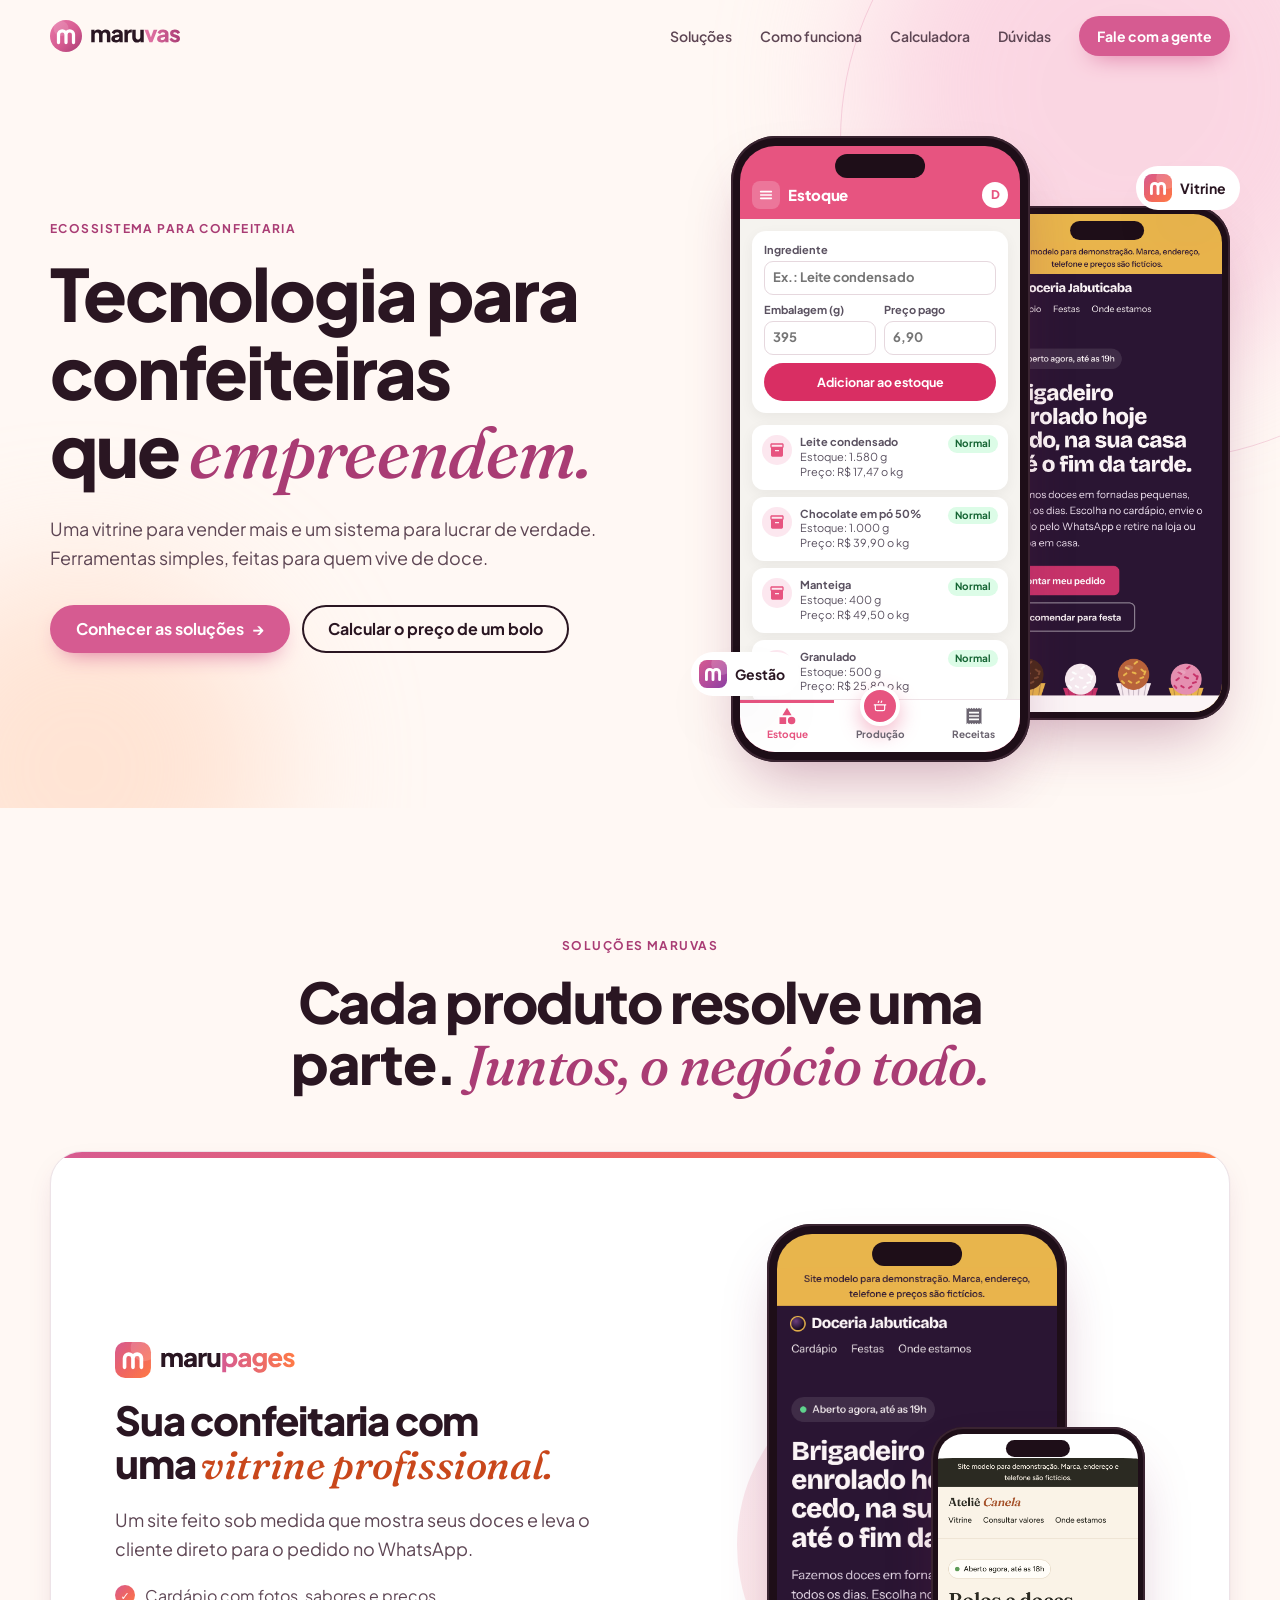
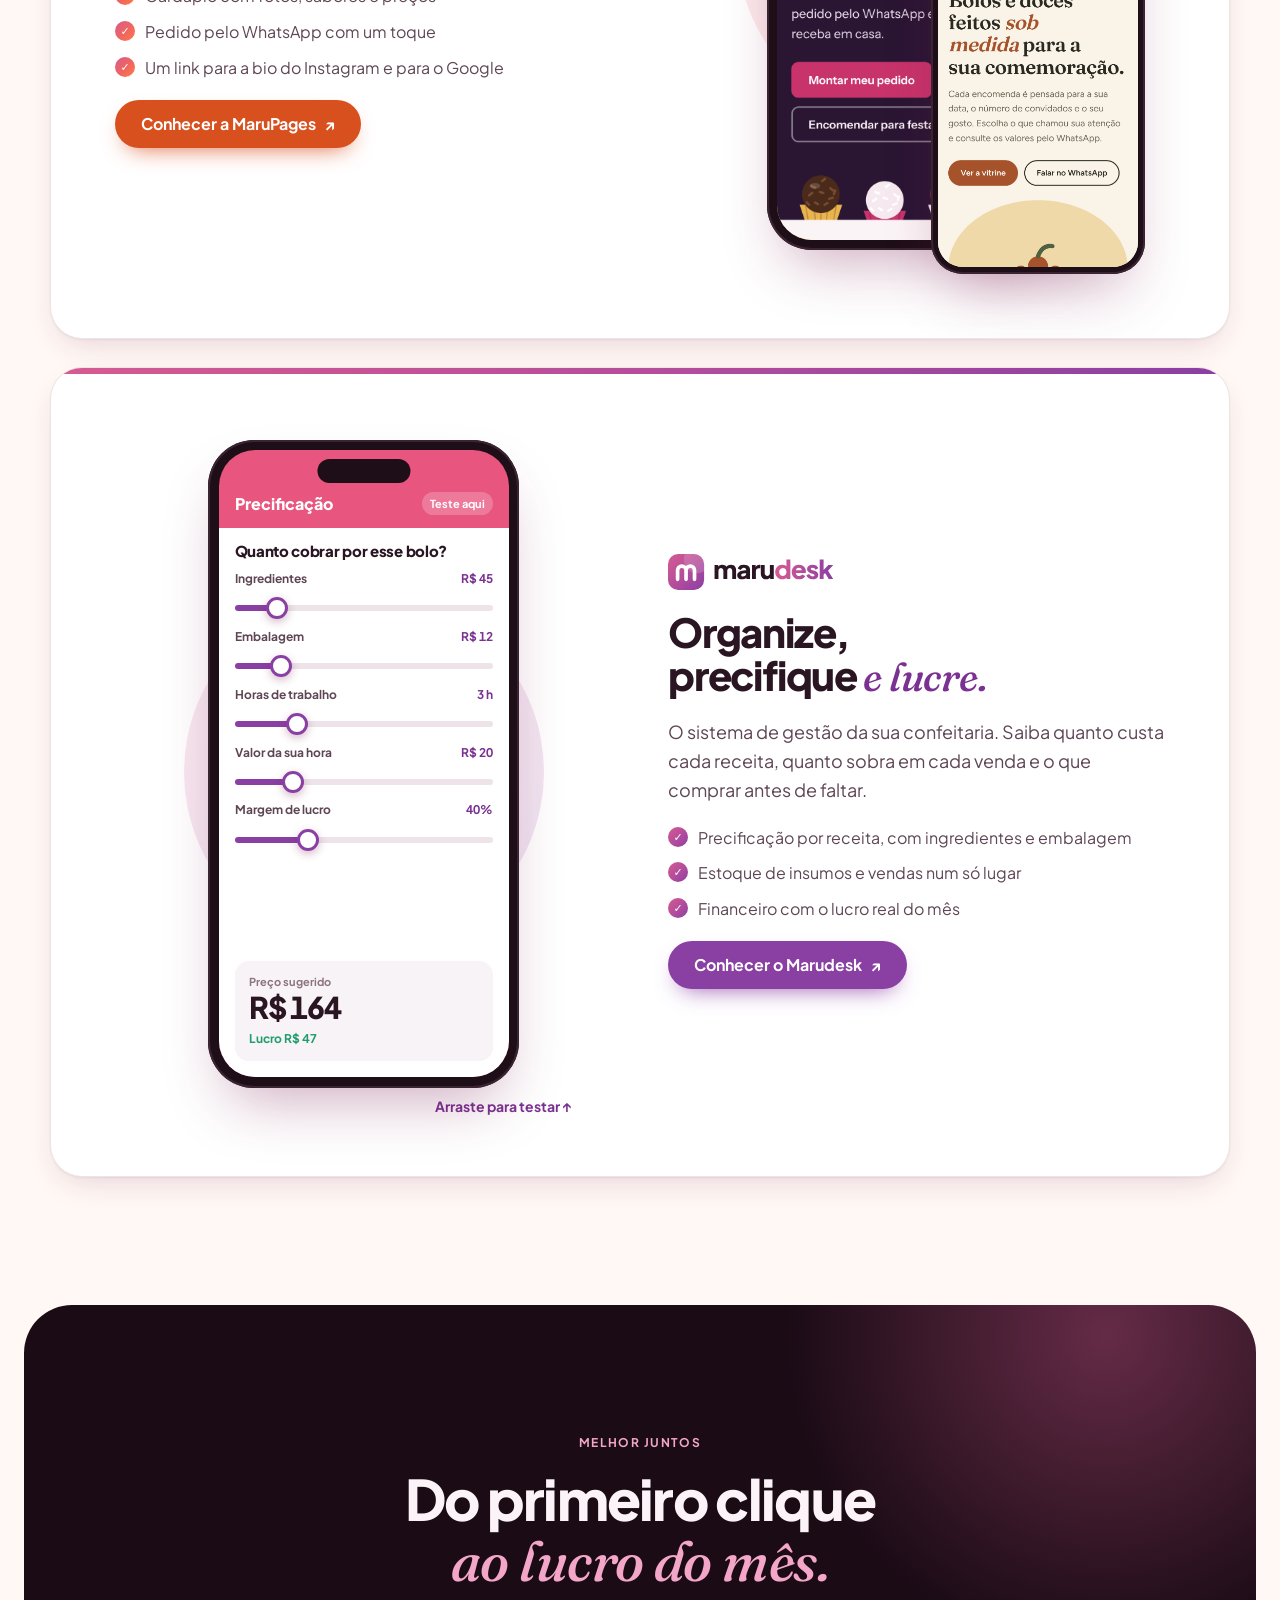
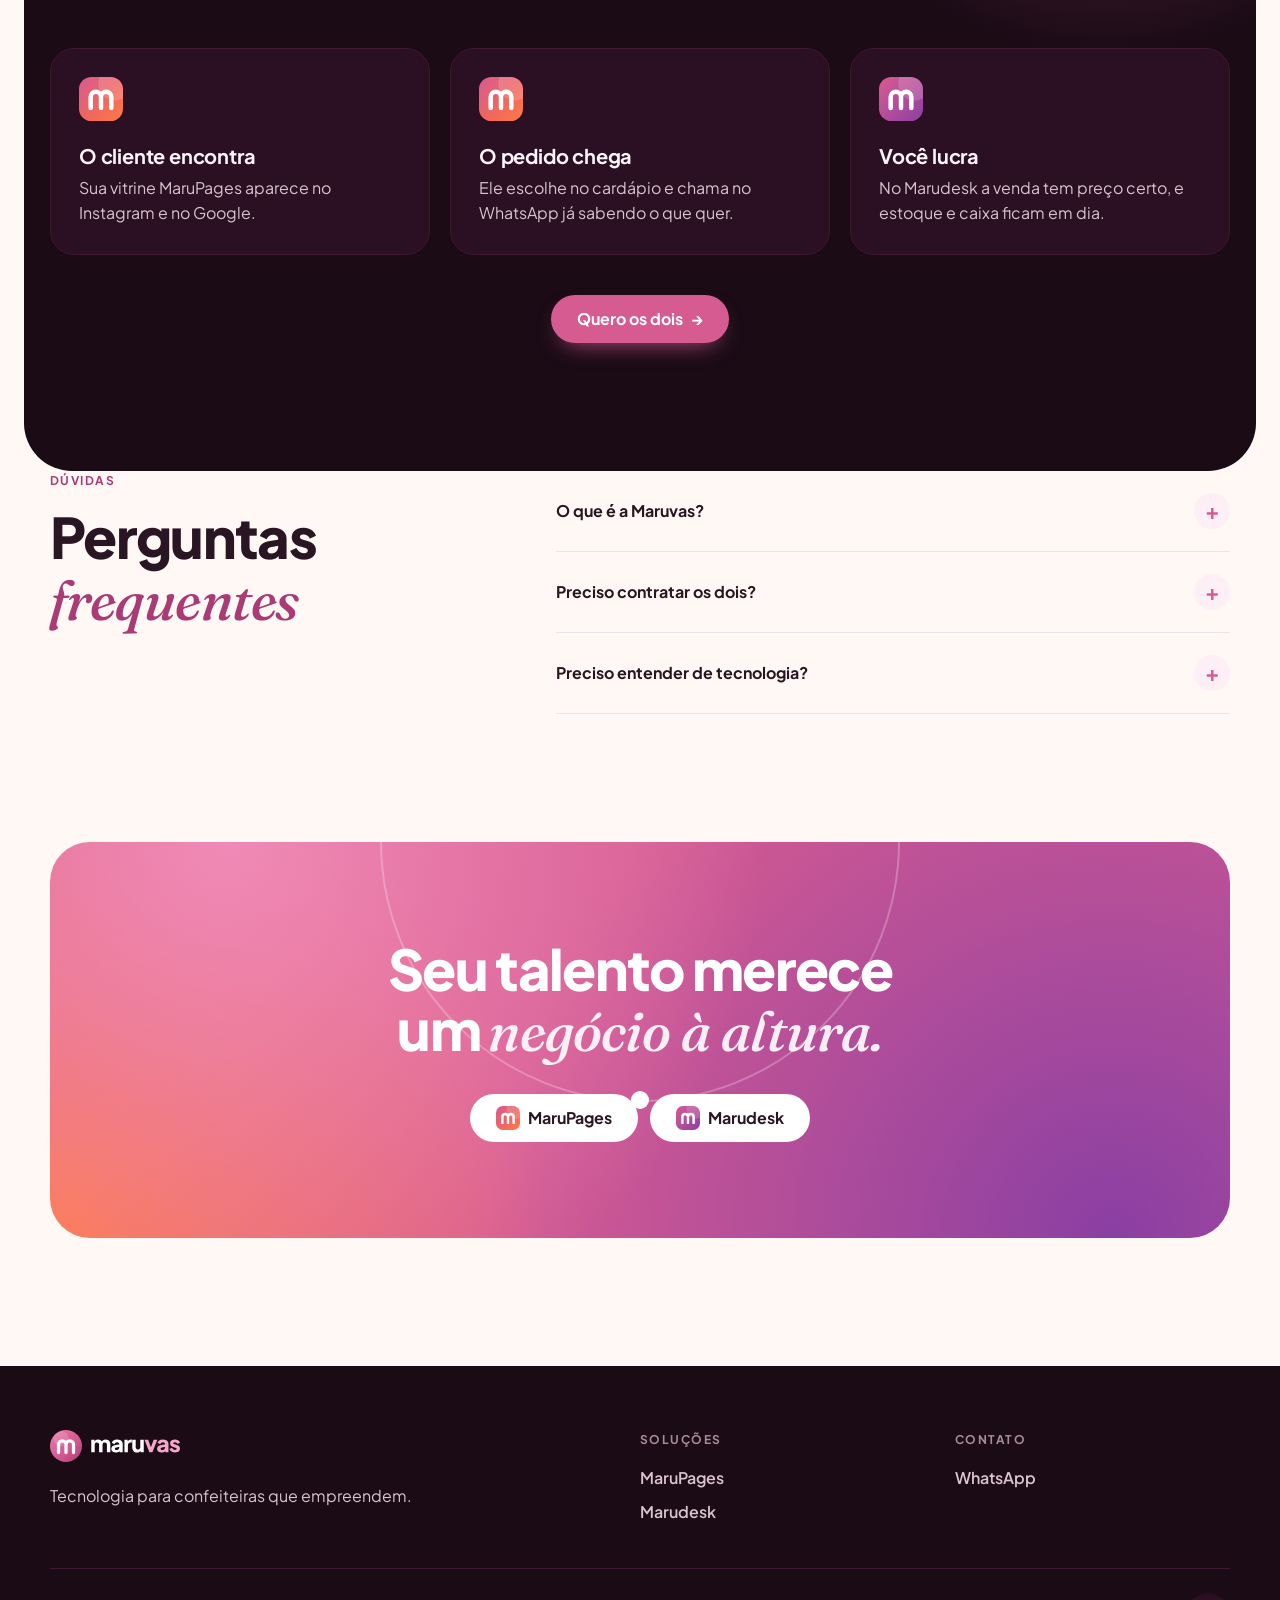
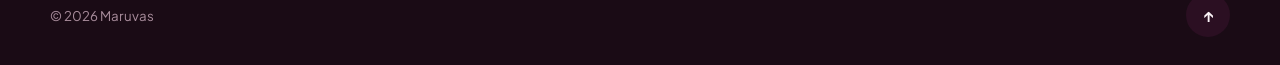
<file: public/index.html>
<!doctype html>
<html lang="pt-BR">
<head>
  <meta charset="utf-8">
  <meta name="viewport" content="width=device-width, initial-scale=1">
  <title>Maruvas · Tecnologia para confeiteiras que empreendem</title>
  <meta name="description" content="A Maruvas reúne soluções digitais para confeiteiras e doceiras: MaruPages para ter uma vitrine profissional e Marudesk para precificar, controlar estoque, vendas e financeiro.">
  <meta name="theme-color" content="#D65B91">
  <meta property="og:type" content="website">
  <meta property="og:title" content="Maruvas · Tecnologia para confeiteiras que empreendem">
  <meta property="og:description" content="Soluções para transformar confeitaria em negócio. Conheça a MaruPages e o Marudesk.">
  <meta property="og:locale" content="pt_BR">
  <meta property="og:url" content="https://maruvas.com.br/">
  <link rel="canonical" href="https://maruvas.com.br/">
  <link rel="icon" href="img/logos/maruvas-simbolo.svg" type="image/svg+xml">
  <link rel="preconnect" href="https://fonts.googleapis.com">
  <link rel="preconnect" href="https://fonts.gstatic.com" crossorigin>
  <link href="https://fonts.googleapis.com/css2?family=Plus+Jakarta+Sans:wght@400;500;600;700;800&family=Fraunces:ital,opsz,wght@1,9..144,500;1,9..144,600&display=swap" rel="stylesheet">
  <link rel="stylesheet" href="css/maruvas.css?v=20261120d">
  <link rel="stylesheet" href="css/style.css?v=20261120d">
</head>
<body class="mv-base">
  <div class="progresso" aria-hidden="true"><span></span></div>

  <header class="topo" id="topo">
    <div class="wrap topo__in">
      <a href="#inicio" class="topo__logo" aria-label="Maruvas, início">
        <img src="img/logos/maruvas-logo-claro.svg" alt="Maruvas" width="132" height="32">
      </a>
      <nav class="menu" id="menu" aria-label="Principal">
        <a href="#solucoes">Soluções</a>
        <a href="#juntos">Como funciona</a>
        <a href="#calculadora">Calculadora</a>
        <a href="#duvidas">Dúvidas</a>
        <a href="https://wa.me/554735165171?text=Ol%C3%A1!%20Vim%20pelo%20site%20da%20Maruvas." class="mv-btn mv-btn--cheio mv-btn--p menu__cta" target="_blank" rel="noopener">Fale com a gente</a>
      </nav>
      <button class="burger" id="burger" aria-label="Abrir menu" aria-expanded="false" aria-controls="menu"><span></span><span></span></button>
    </div>
  </header>

  <main id="inicio">
    <!-- HERO -->
    <section class="hero">
      <div class="hero__fundo" aria-hidden="true">
        <span class="bola bola--1" data-par="18"></span>
        <span class="bola bola--2" data-par="-24"></span>
        <span class="aro" data-par="-10"></span>
      </div>
      <div class="wrap hero__grid">
        <div class="hero__texto">
          <p class="mv-sobre" data-surge>Ecossistema para confeitaria</p>
          <h1 class="mv-display" data-surge style="--d:.06s">Tecnologia para confeiteiras que <span class="mv-enfase">empreendem.</span></h1>
          <p class="mv-lead" data-surge style="--d:.12s">Uma vitrine para vender mais e um sistema para lucrar de verdade. Ferramentas simples, feitas para quem vive de doce.</p>
          <div class="hero__acoes" data-surge style="--d:.18s">
            <a href="#solucoes" class="mv-btn mv-btn--cheio mag">Conhecer as soluções <span class="seta">→</span></a>
            <a href="#calculadora" class="mv-btn mv-btn--linha mag">Calcular o preço de um bolo</a>
          </div>
        </div>

        <div class="hero__cena" data-surge style="--d:.14s">
          <figure class="mv-celular hero__cel hero__cel--tras" data-tilt="8" style="--mv-cel-barra:#E8B54C">
            <img src="img/telas/marupages-doceria-jabuticaba-celular.png" alt="Vitrine MaruPages da Doceria Jabuticaba no celular" width="780" height="1688">
          </figure>
          <figure class="mv-celular hero__cel hero__cel--demo" style="--mv-cel-barra:#E75480" aria-label="Demonstração do Marudesk: cadastro de estoque, receita e produção">
            <div class="md-tela" id="demo-tela">
              <header><span class="md-hbtn" aria-hidden="true"><svg width="16" height="16" viewBox="0 0 24 24" fill="none" stroke="currentColor" stroke-width="2.4" stroke-linecap="round"><path d="M4 7h16M4 12h16M4 17h16"/></svg></span><span id="demo-titulo">Estoque</span><span class="md-avatar" aria-hidden="true">D</span></header>
              <div class="md-app" id="demo-app">
                <div data-aba="estoque">
                  <form id="e-form">
                    <label>Ingrediente<input id="e-nome" required maxlength="40" placeholder="Ex.: Leite condensado"></label>
                    <div class="md-linha">
                      <label>Embalagem (g)<input id="e-emb" required inputmode="numeric" placeholder="395"></label>
                      <label>Preço pago<input id="e-preco" required inputmode="decimal" placeholder="6,90"></label>
                    </div>
                    <button class="md-acao" id="e-add">Adicionar ao estoque</button>
                  </form>
                  <ul id="e-lista" aria-label="Itens em estoque"></ul>
                </div>
                <div data-aba="receita" hidden>
                  <form id="r-form">
                    <div class="md-linha">
                      <label>Receita<input id="r-nome" maxlength="40" placeholder="Ex.: Brigadeiro"></label>
                      <label>Rende (unid.)<input id="r-rend" inputmode="numeric" value="25"></label>
                    </div>
                    <p class="md-sub">Quanto vai de cada ingrediente</p>
                    <div id="r-itens"></div>
                    <div class="md-barra"><span><small>Custo da receita</small><strong id="r-total">R$ 0,00</strong></span><span><small>Por unidade</small><strong id="r-un" class="md-rosa">R$ 0,00</strong></span><button id="r-salvar">Salvar</button></div>
                  </form>
                </div>
                <div data-aba="producao" hidden>
                  <label>Receita<select id="p-receita"></select></label>
                  <div class="md-caixa"><span>Lotes</span><span class="md-lotes"><button type="button" id="p-menos" aria-label="Menos um lote" class="md-acao md-acao--q">−</button><strong id="p-lotes">1</strong><button type="button" id="p-mais" aria-label="Mais um lote" class="md-acao md-acao--q">+</button></span></div>
                  <p id="p-total" class="md-ptotal"></p>
                  <ul id="p-consumo" aria-label="Consumo do estoque"></ul>
                  <button type="button" class="md-acao" id="p-registrar">Registrar produção</button>
                </div>
              </div>
              <nav aria-label="Telas da demonstração">
                <button type="button" data-ir="estoque"><svg aria-hidden="true" width="20" height="20" viewBox="0 0 24 24" fill="currentColor"><path d="M12 2l-5.5 9h11L12 2zm5.5 11a4.5 4.5 0 1 0 0 9 4.5 4.5 0 0 0 0-9zM3 13.5h8v8H3z"/></svg>Estoque</button>
                <button type="button" data-ir="producao" class="md-tab-destaque"><svg aria-hidden="true" width="20" height="20" viewBox="0 0 24 24" fill="none" stroke="currentColor" stroke-width="2" stroke-linecap="round" stroke-linejoin="round"><path d="M4 10h16v7a3 3 0 0 1-3 3H7a3 3 0 0 1-3-3v-7zM2 10h20M9 6c0-1 1-1.5 1-2.5M14 6c0-1 1-1.5 1-2.5"/></svg>Produção</button>
                <button type="button" data-ir="receita"><svg aria-hidden="true" width="20" height="20" viewBox="0 0 24 24" fill="currentColor"><path d="M18 17H6v-2h12v2zm0-4H6v-2h12v2zm0-4H6V7h12v2zM3 22l1.5-1.5L6 22l1.5-1.5L9 22l1.5-1.5L12 22l1.5-1.5L15 22l1.5-1.5L18 22l1.5-1.5L21 22V2l-1.5 1.5L18 2l-1.5 1.5L15 2l-1.5 1.5L12 2l-1.5 1.5L9 2 7.5 3.5 6 2 4.5 3.5 3 2v20z"/></svg>Receitas</button>
              </nav>
              <span class="md-dedo" aria-hidden="true"></span>
              <div class="md-toast" id="demo-toast" role="status"></div>
            </div>
          </figure>
          <div class="selo-flutua selo-flutua--pages" aria-hidden="true"><img src="img/logos/marupages-simbolo.svg" alt="" width="28" height="28">Vitrine</div>
          <div class="selo-flutua selo-flutua--desk" aria-hidden="true"><img src="img/logos/marudesk-simbolo.svg" alt="" width="28" height="28">Gestão</div>
        </div>
      </div>
    </section>

    <!-- SOLUÇÕES -->
    <section class="secao" id="solucoes">
      <div class="wrap">
        <div class="cabeca">
          <p class="mv-sobre" data-surge>Soluções Maruvas</p>
          <h2 class="mv-h1" data-surge style="--d:.06s">Cada produto resolve uma parte. <span class="mv-enfase">Juntos, o negócio todo.</span></h2>
        </div>

        <article class="prod" data-produto="pages" data-surge>
          <div class="prod__texto">
            <img class="prod__logo" src="img/logos/marupages-logo-claro.svg" alt="MaruPages" width="182" height="36">
            <h3 class="mv-h2">Sua confeitaria com uma <span class="mv-enfase">vitrine profissional.</span></h3>
            <p class="mv-lead">Um site feito sob medida que mostra seus doces e leva o cliente direto para o pedido no WhatsApp.</p>
            <ul class="mv-lista">
              <li>Cardápio com fotos, sabores e preços</li>
              <li>Pedido pelo WhatsApp com um toque</li>
              <li>Um link para a bio do Instagram e para o Google</li>
            </ul>
            <a href="https://landing-pages-exemplos.nicolasnoronhas.workers.dev/" class="mv-btn mv-btn--cheio mag" target="_blank" rel="noopener">Conhecer a MaruPages <span class="seta">↗</span></a>
          </div>
          <div class="prod__telas">
            <figure class="mv-celular" style="--mv-cel-barra:#E8B54C" data-tilt="6">
              <img src="img/telas/marupages-doceria-jabuticaba-celular.png" alt="Vitrine de demonstração da Doceria Jabuticaba" loading="lazy" width="780" height="1688">
            </figure>
            <figure class="mv-celular mv-celular--p prod__cel-2" data-tilt="10">
              <img src="img/telas/marupages-atelie-canela-celular.png" alt="Vitrine de demonstração do Ateliê Canela" loading="lazy" width="780" height="1688">
            </figure>
          </div>
        </article>

        <article class="prod prod--inverso" data-produto="desk" data-surge>
          <div class="prod__texto">
            <img class="prod__logo" src="img/logos/marudesk-logo-claro.svg" alt="Marudesk" width="166" height="36">
            <h3 class="mv-h2">Organize, precifique <span class="mv-enfase">e lucre.</span></h3>
            <p class="mv-lead">O sistema de gestão da sua confeitaria. Saiba quanto custa cada receita, quanto sobra em cada venda e o que comprar antes de faltar.</p>
            <ul class="mv-lista">
              <li>Precificação por receita, com ingredientes e embalagem</li>
              <li>Estoque de insumos e vendas num só lugar</li>
              <li>Financeiro com o lucro real do mês</li>
            </ul>
            <a href="https://marudesk.com.br" class="mv-btn mv-btn--cheio mag" target="_blank" rel="noopener">Conhecer o Marudesk <span class="seta">↗</span></a>
          </div>
          <div class="prod__telas" id="calculadora">
            <figure class="mv-celular cel-app" style="--mv-cel-barra:#E8557E">
              <form class="app" id="calc" onsubmit="return false" aria-label="Calculadora de preço do Marudesk">
                <div class="app__topo"><span>Precificação</span><small>Teste aqui</small></div>
                <div class="app__corpo">
                  <p class="app__titulo">Quanto cobrar por esse bolo?</p>
                  <div class="campo">
                    <label for="c-ing">Ingredientes <output id="o-ing">R$ 45</output></label>
                    <input type="range" id="c-ing" min="5" max="300" step="5" value="45">
                  </div>
                  <div class="campo">
                    <label for="c-emb">Embalagem <output id="o-emb">R$ 12</output></label>
                    <input type="range" id="c-emb" min="0" max="80" step="1" value="12">
                  </div>
                  <div class="campo">
                    <label for="c-hor">Horas de trabalho <output id="o-hor">3 h</output></label>
                    <input type="range" id="c-hor" min="0.5" max="12" step="0.5" value="3">
                  </div>
                  <div class="campo">
                    <label for="c-val">Valor da sua hora <output id="o-val">R$ 20</output></label>
                    <input type="range" id="c-val" min="5" max="80" step="1" value="20">
                  </div>
                  <div class="campo">
                    <label for="c-mar">Margem de lucro <output id="o-mar">40%</output></label>
                    <input type="range" id="c-mar" min="0" max="150" step="5" value="40">
                  </div>
                  <div class="app__resultado">
                    <small>Preço sugerido</small>
                    <strong id="r-preco" aria-live="polite">R$ 0</strong>
                    <span>Lucro <b id="r-lucro">R$ 0</b></span>
                  </div>
                </div>
              </form>
            </figure>
            <p class="cel-dica" aria-hidden="true">Arraste para testar ↑</p>
          </div>
        </article>

      </div>
    </section>

    <!-- COMO FUNCIONA JUNTOS -->
    <section class="secao juntos" id="juntos" data-tema="escuro">
      <div class="wrap">
        <div class="cabeca">
          <p class="mv-sobre" data-surge>Melhor juntos</p>
          <h2 class="mv-h1" data-surge style="--d:.06s">Do primeiro clique <span class="mv-enfase">ao lucro do mês.</span></h2>
        </div>
        <ol class="fluxo">
          <li class="passo" data-produto="pages" data-surge>
            <img src="img/logos/marupages-simbolo.svg" alt="" width="44" height="44">
            <h3 class="mv-h4">O cliente encontra</h3>
            <p>Sua vitrine MaruPages aparece no Instagram e no Google.</p>
          </li>
          <li class="passo" data-produto="pages" data-surge style="--d:.08s">
            <img src="img/logos/marupages-simbolo.svg" alt="" width="44" height="44">
            <h3 class="mv-h4">O pedido chega</h3>
            <p>Ele escolhe no cardápio e chama no WhatsApp já sabendo o que quer.</p>
          </li>
          <li class="passo" data-produto="desk" data-surge style="--d:.16s">
            <img src="img/logos/marudesk-simbolo.svg" alt="" width="44" height="44">
            <h3 class="mv-h4">Você lucra</h3>
            <p>No Marudesk a venda tem preço certo, e estoque e caixa ficam em dia.</p>
          </li>
        </ol>
        <div class="juntos__cta" data-surge>
          <a href="https://wa.me/554735165171?text=Ol%C3%A1!%20Quero%20saber%20sobre%20MaruPages%20e%20Marudesk%20juntos." class="mv-btn mv-btn--cheio mag" target="_blank" rel="noopener">Quero os dois <span class="seta">→</span></a>
        </div>
      </div>
    </section>

    <!-- DÚVIDAS -->
    <section class="secao duvidas" id="duvidas">
      <div class="wrap duvidas__grid">
        <div>
          <p class="mv-sobre" data-surge>Dúvidas</p>
          <h2 class="mv-h1" data-surge style="--d:.06s">Perguntas <span class="mv-enfase">frequentes</span></h2>
        </div>
        <div class="faq">
          <details data-surge>
            <summary>O que é a Maruvas?</summary>
            <p>É a marca que reúne nossas soluções para confeiteiras e doceiras: a MaruPages, para a sua vitrine na internet, e o Marudesk, para a gestão do negócio.</p>
          </details>
          <details data-surge style="--d:.05s">
            <summary>Preciso contratar os dois?</summary>
            <p>Não. Cada um funciona sozinho. Comece pelo que resolve o seu maior problema hoje e some o outro quando fizer sentido.</p>
          </details>
          <details data-surge style="--d:.1s">
            <summary>Preciso entender de tecnologia?</summary>
            <p>Não. Tudo foi pensado para quem usa WhatsApp e Instagram, e a gente acompanha você nos primeiros passos.</p>
          </details>
        </div>
      </div>
    </section>

    <!-- CTA FINAL -->
    <section class="secao final">
      <div class="wrap">
        <div class="final__caixa" data-surge>
          <span class="final__aro" aria-hidden="true"></span>
          <h2 class="mv-h1">Seu talento merece um <span class="mv-enfase">negócio à altura.</span></h2>
          <div class="final__acoes">
            <a href="https://landing-pages-exemplos.nicolasnoronhas.workers.dev/" class="mv-btn btn-branco mag" target="_blank" rel="noopener"><img src="img/logos/marupages-simbolo.svg" alt="" width="24" height="24">MaruPages</a>
            <a href="https://marudesk.com.br" class="mv-btn btn-branco mag" target="_blank" rel="noopener"><img src="img/logos/marudesk-simbolo.svg" alt="" width="24" height="24">Marudesk</a>
          </div>
        </div>
      </div>
    </section>
  </main>

  <footer class="rodape" data-tema="escuro">
    <div class="wrap rodape__grid">
      <div>
        <img src="img/logos/maruvas-logo-escuro.svg" alt="Maruvas" width="132" height="32">
        <p>Tecnologia para confeiteiras que empreendem.</p>
      </div>
      <div>
        <h4>Soluções</h4>
        <a href="https://landing-pages-exemplos.nicolasnoronhas.workers.dev/" target="_blank" rel="noopener">MaruPages</a>
        <a href="https://marudesk.com.br" target="_blank" rel="noopener">Marudesk</a>
      </div>
      <div>
        <h4>Contato</h4>
        <a href="https://wa.me/554735165171" target="_blank" rel="noopener">WhatsApp</a>
      </div>
    </div>
    <div class="wrap rodape__base">
      <small>© <span id="ano">2026</span> Maruvas</small>
      <a href="#inicio" class="subir" aria-label="Voltar ao topo">↑</a>
    </div>
  </footer>

  <script src="js/main.js?v=20261120d" defer></script>
  <script src="js/demo-marudesk.js?v=20261120d" defer></script>
</body>
</html>
</file>
<file: public/css/maruvas.css>
/* =====================================================================
   Maruvas · identidade visual compartilhada do ecossistema  (v1, nov/2026)
   Vale para: Maruvas (marca-mãe), MaruPages, Marudesk, Marudelivre e os
   próximos produtos "Maru-".

   Fontes (coloque no <head> antes deste arquivo):
   <link rel="preconnect" href="https://fonts.googleapis.com">
   <link rel="preconnect" href="https://fonts.gstatic.com" crossorigin>
   <link href="https://fonts.googleapis.com/css2?family=Plus+Jakarta+Sans:wght@400;500;600;700;800&family=Fraunces:ital,opsz,wght@1,9..144,500;1,9..144,600&display=swap" rel="stylesheet">

   Produto: no <html> ou <body> use data-produto="pages|desk|delivre"
   para trocar o acento. Sem atributo = Maruvas.
   Tema escuro: data-tema="escuro" em qualquer seção.
   Tudo tem prefixo mv- para não brigar com o CSS que já existe.
   ===================================================================== */

:root {
  /* ---------- Fontes ---------- */
  --mv-fonte: "Plus Jakarta Sans", system-ui, -apple-system, "Segoe UI", Roboto, sans-serif;
  --mv-fonte-enfase: "Fraunces", Georgia, serif;   /* só itálico, só 1 a 3 palavras de destaque em títulos de marketing */

  /* ---------- Escala tipográfica (base 16, razão 1,25) ---------- */
  --mv-t-legenda: .75rem;     /* 12  rótulos, sobretítulos em caixa alta */
  --mv-t-pequeno: .875rem;    /* 14  textos de apoio, tabelas, chips */
  --mv-t-corpo:   1rem;       /* 16  corpo no sistema */
  --mv-t-corpo-g: 1.125rem;   /* 18  corpo nos sites de marketing */
  --mv-t-h4:      1.25rem;    /* 20  título de cartão */
  --mv-t-h3:      1.5rem;     /* 24  */
  --mv-t-h2:      clamp(1.75rem, 1.2rem + 2.2vw, 2.5rem);   /* 28 → 40 */
  --mv-t-h1:      clamp(2.25rem, 1.4rem + 3.6vw, 3.5rem);   /* 36 → 56 */
  --mv-t-display: clamp(2.75rem, 1.5rem + 5.4vw, 4.5rem);   /* 44 → 72  só no hero */
  --mv-t-numero:  clamp(1.5rem, 1.2rem + 1.2vw, 2rem);      /* valores R$ em painéis */

  --mv-peso-corpo: 400;
  --mv-peso-medio: 600;   /* rótulos, menus */
  --mv-peso-forte: 700;   /* botões, números */
  --mv-peso-titulo: 800;  /* títulos e logotipo */

  --mv-entrelinha-titulo: 1.08;
  --mv-entrelinha-corpo: 1.6;
  --mv-tracking-titulo: -.03em;
  --mv-tracking-rotulo: .12em;

  /* ---------- Cor: marca-mãe ---------- */
  --mv-rosa: #D65B91;          /* cor base Maruvas */
  --mv-rosa-claro: #E97AAA;
  --mv-rosa-escuro: #A93C74;   /* hover e texto rosa sobre branco (contraste AA) */
  --mv-rosa-50: #FDEFF5;
  --mv-rosa-100: #F8D9E7;

  /* ---------- Cor: produtos (sempre em degradê saindo do rosa) ---------- */
  --mv-pages: #FF7A45;   --mv-pages-texto: #C9471B;
  --mv-desk: #8A3FA3;    --mv-desk-texto: #7A3192;
  --mv-delivre: #3C74D8; --mv-delivre-texto: #2C5DB8;

  --mv-grad-maruvas: linear-gradient(135deg, #E97AAA, #D65B91 55%, #A93C74);
  --mv-grad-pages:   linear-gradient(135deg, #D65B91, #F0665F 55%, #FF7A45);
  --mv-grad-desk:    linear-gradient(135deg, #D65B91, #B24C9C 55%, #8A3FA3);
  --mv-grad-delivre: linear-gradient(135deg, #D65B91, #8E62B8 55%, #3C74D8);
  --mv-grad-ecossistema: linear-gradient(90deg, #FF7A45, #D65B91 50%, #8A3FA3);

  /* ---------- Neutros (ameixa quente, nunca cinza puro) ---------- */
  --mv-tinta: #2A1622;     /* texto principal */
  --mv-tinta-2: #5E4654;   /* texto secundário */
  --mv-tinta-3: #8C7482;   /* legendas, placeholders */
  --mv-borda: #EDE3E8;
  --mv-creme: #FFF8F4;     /* fundo dos sites de marketing */
  --mv-nevoa: #F8F3F6;     /* fundo do sistema (atrás dos cartões) */
  --mv-branco: #FFFFFF;
  --mv-ameixa: #1A0B15;    /* fundo escuro */
  --mv-ameixa-2: #2B0F22;  /* superfícies no escuro */
  --mv-ameixa-3: #3F1832;  /* bordas no escuro */
  --mv-moldura: #1E0E18;   /* moldura do celular */

  /* ---------- Cor: estados (iguais em todos os produtos) ---------- */
  --mv-ok: #1F9D6B;     --mv-ok-fundo: #E3F5EC;
  --mv-alerta: #D9721A; --mv-alerta-fundo: #FDF0E2;
  --mv-erro: #D63A4A;   --mv-erro-fundo: #FCE6E8;
  --mv-info: #3C74D8;   --mv-info-fundo: #E6EEFB;
  --mv-whatsapp: #1FA855;

  /* ---------- Forma ---------- */
  --mv-raio-p: 10px;    /* campos, chips quadrados */
  --mv-raio-m: 16px;    /* cartões do sistema */
  --mv-raio-g: 24px;    /* cartões de marketing, mockups */
  --mv-raio-pilula: 999px;  /* botões e chips */

  /* ---------- Espaço (base 4) ---------- */
  --mv-e-1: 4px;  --mv-e-2: 8px;  --mv-e-3: 12px; --mv-e-4: 16px;
  --mv-e-5: 24px; --mv-e-6: 32px; --mv-e-7: 48px; --mv-e-8: 64px; --mv-e-9: 96px;
  --mv-secao: clamp(72px, 10vw, 128px);
  --mv-largura: 1180px;

  /* ---------- Sombra e movimento ---------- */
  --mv-sombra: 0 1px 2px rgba(42,22,34,.05), 0 12px 32px -12px rgba(120,30,80,.22);
  --mv-sombra-forte: 0 30px 60px -20px rgba(120,30,80,.38);
  --mv-ease: cubic-bezier(.2,.8,.2,1);

  /* ---------- Acento ativo (troca por produto) ---------- */
  --mv-acento: var(--mv-rosa);
  --mv-acento-texto: var(--mv-rosa-escuro);
  --mv-acento-grad: var(--mv-grad-maruvas);
  --mv-acento-botao: var(--mv-rosa);   /* fundo do botão cheio (texto branco) */

  /* ---------- Tema (claro por padrão) ---------- */
  --mv-fundo: var(--mv-creme);
  --mv-superficie: var(--mv-branco);
  --mv-texto: var(--mv-tinta);
  --mv-texto-2: var(--mv-tinta-2);
  --mv-texto-3: var(--mv-tinta-3);
  --mv-linha: var(--mv-borda);
}

[data-produto="pages"]   { --mv-acento-botao: #D9501F; --mv-acento: var(--mv-pages);   --mv-acento-texto: var(--mv-pages-texto);   --mv-acento-grad: var(--mv-grad-pages); }
[data-produto="desk"]    { --mv-acento-botao: var(--mv-desk); --mv-acento: var(--mv-desk);    --mv-acento-texto: var(--mv-desk-texto);    --mv-acento-grad: var(--mv-grad-desk); }
[data-produto="delivre"] { --mv-acento-botao: var(--mv-delivre); --mv-acento: var(--mv-delivre); --mv-acento-texto: var(--mv-delivre-texto); --mv-acento-grad: var(--mv-grad-delivre); }
[data-sistema]           { --mv-fundo: var(--mv-nevoa); }  /* telas internas do produto */

[data-tema="escuro"] {
  --mv-fundo: var(--mv-ameixa);
  --mv-superficie: var(--mv-ameixa-2);
  --mv-texto: #FBF3F7;
  --mv-texto-2: #D9C3CF;
  --mv-texto-3: #A88C9B;
  --mv-linha: var(--mv-ameixa-3);
  --mv-acento-texto: #F3A6C8;
  color-scheme: dark;
}

/* =====================================================================
   Tipografia
   ===================================================================== */
.mv-base { font-family: var(--mv-fonte); font-size: var(--mv-t-corpo); line-height: var(--mv-entrelinha-corpo); color: var(--mv-texto); background: var(--mv-fundo); -webkit-font-smoothing: antialiased; }
.mv-display, .mv-h1, .mv-h2, .mv-h3, .mv-h4 { font-family: var(--mv-fonte); font-weight: var(--mv-peso-titulo); line-height: var(--mv-entrelinha-titulo); letter-spacing: var(--mv-tracking-titulo); text-wrap: balance; margin: 0; }
.mv-display { font-size: var(--mv-t-display); }
.mv-h1 { font-size: var(--mv-t-h1); }
.mv-h2 { font-size: var(--mv-t-h2); }
.mv-h3 { font-size: var(--mv-t-h3); letter-spacing: -.02em; }
.mv-h4 { font-size: var(--mv-t-h4); letter-spacing: -.01em; font-weight: var(--mv-peso-forte); }
.mv-enfase { font-family: var(--mv-fonte-enfase); font-style: italic; font-weight: 500; letter-spacing: -.01em; color: var(--mv-acento-texto); }
.mv-sobre { font-size: var(--mv-t-legenda); font-weight: var(--mv-peso-forte); letter-spacing: var(--mv-tracking-rotulo); text-transform: uppercase; color: var(--mv-acento-texto); }
.mv-lead { font-size: var(--mv-t-corpo-g); color: var(--mv-texto-2); max-width: 60ch; }
.mv-apoio { font-size: var(--mv-t-pequeno); color: var(--mv-texto-3); }
.mv-numero { font-size: var(--mv-t-numero); font-weight: var(--mv-peso-titulo); letter-spacing: -.02em; font-variant-numeric: tabular-nums; }

/* =====================================================================
   Botões e chips
   ===================================================================== */
.mv-btn { display: inline-flex; align-items: center; justify-content: center; gap: .5em; min-height: 48px; padding: 0 24px; border-radius: var(--mv-raio-pilula); border: 2px solid transparent; font: var(--mv-peso-forte) 1rem/1 var(--mv-fonte); text-decoration: none; cursor: pointer; white-space: nowrap; transition: background .2s, color .2s, box-shadow .3s, transform .3s var(--mv-ease); }
.mv-btn:hover { transform: translateY(-1px); }
.mv-btn--cheio { background: var(--mv-acento-botao); color: #fff; box-shadow: 0 10px 24px -12px var(--mv-acento-botao); }
.mv-btn--cheio:hover { background: var(--mv-acento-texto); }
.mv-btn--linha { border-color: currentColor; color: var(--mv-texto); background: transparent; }
.mv-btn--whatsapp { background: var(--mv-whatsapp); color: #fff; }
.mv-btn--p { min-height: 40px; padding: 0 16px; font-size: var(--mv-t-pequeno); }
.mv-btn:focus-visible, .mv-chip:focus-visible { outline: 3px solid var(--mv-acento); outline-offset: 3px; }

.mv-chip { display: inline-flex; align-items: center; gap: 6px; padding: 6px 12px; border-radius: var(--mv-raio-pilula); font-size: var(--mv-t-pequeno); font-weight: var(--mv-peso-medio); background: var(--mv-rosa-50); color: var(--mv-rosa-escuro); }
[data-tema="escuro"] .mv-chip { background: rgba(255,255,255,.08); color: var(--mv-texto-2); }
.mv-chip--ok { background: var(--mv-ok-fundo); color: var(--mv-ok); }
.mv-chip--alerta { background: var(--mv-alerta-fundo); color: var(--mv-alerta); }
.mv-chip--erro { background: var(--mv-erro-fundo); color: var(--mv-erro); }

/* =====================================================================
   Cartões
   ===================================================================== */
.mv-cartao { background: var(--mv-superficie); border: 1px solid var(--mv-linha); border-radius: var(--mv-raio-m); padding: var(--mv-e-5); box-shadow: var(--mv-sombra); }
.mv-cartao--marketing { border-radius: var(--mv-raio-g); padding: clamp(24px, 4vw, 40px); }

/* =====================================================================
   Logo em HTML (quando não der para usar o SVG completo)
   <a class="mv-marca" href="/"><img src="logos/marudesk-simbolo.svg" alt=""><span>maru<b>desk</b></span></a>
   ===================================================================== */
.mv-marca { display: inline-flex; align-items: center; gap: .5em; font: var(--mv-peso-titulo) 1.5rem/1 var(--mv-fonte); letter-spacing: -.035em; color: var(--mv-texto); text-decoration: none; }
.mv-marca img { width: 1.4em; height: 1.4em; }
.mv-marca b { font-weight: inherit; background: var(--mv-acento-grad); -webkit-background-clip: text; background-clip: text; color: transparent; }
.mv-endosso { font-size: var(--mv-t-legenda); font-weight: var(--mv-peso-medio); color: var(--mv-texto-3); letter-spacing: .02em; }
.mv-endosso strong { color: var(--mv-texto-2); }

/* =====================================================================
   Moldura de celular padrão (sempre com print REAL dentro)
   <figure class="mv-celular"><img src="telas/marudesk-inicio.png" alt="Tela inicial do Marudesk no celular"></figure>
   Print: viewport 390×844, escala 2 (arquivo 780×1688), conta de demonstração.
   Tamanho: --mv-cel-largura (padrão 280px).
   ===================================================================== */
.mv-celular { --mv-cel-largura: 280px; position: relative; width: var(--mv-cel-largura); max-width: 100%; aspect-ratio: 390 / 844; margin: 0; padding: calc(var(--mv-cel-largura) * .035); border-radius: calc(var(--mv-cel-largura) * .16); background: var(--mv-moldura); box-shadow: var(--mv-sombra-forte), inset 0 0 0 2px #3A2431; box-sizing: content-box; }
.mv-celular::before { content: ""; position: absolute; z-index: 2; top: calc(var(--mv-cel-largura) * .065); left: 50%; width: 30%; height: calc(var(--mv-cel-largura) * .085); transform: translateX(-50%); border-radius: 999px; background: var(--mv-moldura); }
.mv-celular > img, .mv-celular > iframe, .mv-celular > video { display: block; box-sizing: border-box; width: 100%; height: 100%; object-fit: cover; object-position: top; border: 0; border-radius: calc(var(--mv-cel-largura) * .125); padding-top: calc(var(--mv-cel-largura) * .12); background: var(--mv-cel-barra, #fff); }
/* --mv-cel-barra: cor da faixa de status acima do print; use a cor do topo da tela (ex.: style="--mv-cel-barra:#E8557E") */
.mv-celular--p { --mv-cel-largura: 200px; }
.mv-celular--g { --mv-cel-largura: 320px; }

/* Janela de navegador padrão para prints de computador (1440×900) */
.mv-janela { margin: 0; border-radius: 14px; overflow: hidden; background: var(--mv-superficie); border: 1px solid var(--mv-linha); box-shadow: var(--mv-sombra-forte); }
.mv-janela::before { content: ""; display: block; height: 34px; background-color: var(--mv-nevoa); background-image: radial-gradient(circle at 18px 17px, #FF6159 5px, transparent 5.5px), radial-gradient(circle at 36px 17px, #FFBD2E 5px, transparent 5.5px), radial-gradient(circle at 54px 17px, #28C840 5px, transparent 5.5px); border-bottom: 1px solid var(--mv-linha); }
[data-tema="escuro"] .mv-janela::before { background-color: var(--mv-ameixa-3); }
.mv-janela > img { display: block; width: 100%; height: auto; }

@media (prefers-reduced-motion: reduce) { .mv-btn { transition: none; } .mv-btn:hover { transform: none; } }
</file>
<file: public/css/style.css>
/* Site da Maruvas. Tokens e componentes vêm de maruvas.css (identidade do ecossistema). */

*, *::before, *::after { box-sizing: border-box; }
html { scroll-behavior: smooth; -webkit-text-size-adjust: 100%; overflow-x: clip; }
body { margin: 0; font-size: var(--mv-t-corpo-g); overflow-x: clip; }
img { max-width: 100%; }
a { color: inherit; }
p { margin: 0; }
::selection { background: var(--mv-rosa); color: #fff; }
:focus-visible { outline: 3px solid var(--mv-acento); outline-offset: 3px; border-radius: 8px; }

.wrap { width: min(var(--mv-largura), 100% - 40px); margin-inline: auto; }
.secao { padding: var(--mv-secao) 0; position: relative; }
.mv-sobre { margin-bottom: 16px; }
.cabeca { max-width: 760px; margin: 0 auto 56px; text-align: center; }

/* ---------- Entrada (IntersectionObserver) ---------- */
[data-surge] { opacity: 0; transform: translateY(24px); transition: opacity .8s var(--mv-ease), transform .8s var(--mv-ease); transition-delay: var(--d, 0s); }
[data-surge].vis { opacity: 1; transform: none; }
.sem-js [data-surge] { opacity: 1; transform: none; }

/* ---------- Progresso ---------- */
.progresso { position: fixed; inset: 0 0 auto; height: 3px; z-index: 60; pointer-events: none; }
.progresso span { display: block; height: 100%; transform-origin: 0 50%; transform: scaleX(0); background: var(--mv-grad-ecossistema); }

/* ---------- Botões extras ---------- */
.mv-btn { --bx: 0px; --by: 0px; }
.mag { transform: translate(var(--bx), var(--by)); }
.mag:hover { transform: translate(var(--bx), calc(var(--by) - 1px)); }
.seta { display: inline-block; transition: transform .3s var(--mv-ease); }
.mv-btn:hover .seta { transform: translateX(4px); }
.btn-branco { background: #fff; color: var(--mv-tinta); }
.btn-branco:hover { background: var(--mv-rosa-50); }
.btn-branco img { width: 24px; height: 24px; }

/* ---------- Topo ---------- */
.topo { position: fixed; inset: 0 0 auto; z-index: 50; transition: background .3s, box-shadow .3s; }
.topo__in { display: flex; align-items: center; justify-content: space-between; height: 72px; }
.topo.rolou { background: rgba(255, 248, 244, .85); backdrop-filter: saturate(1.4) blur(14px); -webkit-backdrop-filter: saturate(1.4) blur(14px); box-shadow: 0 1px 0 var(--mv-borda); }
.topo__logo img { display: block; height: 32px; width: auto; }
.menu { display: flex; align-items: center; gap: 28px; }
.menu a:not(.mv-btn) { text-decoration: none; font-weight: var(--mv-peso-medio); font-size: var(--mv-t-pequeno); color: var(--mv-tinta-2); position: relative; padding: 4px 0; }
.menu a:not(.mv-btn)::after { content: ""; position: absolute; left: 0; right: 0; bottom: -2px; height: 2px; border-radius: 2px; background: var(--mv-rosa); transform: scaleX(0); transform-origin: right; transition: transform .35s var(--mv-ease); }
.menu a:not(.mv-btn):hover, .menu a.ativo { color: var(--mv-tinta); }
.menu a:not(.mv-btn):hover::after, .menu a.ativo::after { transform: scaleX(1); transform-origin: left; }
.burger { display: none; width: 44px; height: 44px; border: 0; background: transparent; position: relative; cursor: pointer; border-radius: 12px; }
.burger span { position: absolute; left: 11px; right: 11px; height: 2px; background: var(--mv-tinta); border-radius: 2px; transition: transform .35s var(--mv-ease), top .35s var(--mv-ease); }
.burger span:first-child { top: 17px; }
.burger span:last-child { top: 25px; }
.burger[aria-expanded="true"] span:first-child { top: 21px; transform: rotate(45deg); }
.burger[aria-expanded="true"] span:last-child { top: 21px; transform: rotate(-45deg); }

/* ---------- Hero ---------- */
.hero { position: relative; padding: 136px 0 72px; overflow: hidden; }
.hero__fundo { position: absolute; inset: 0; pointer-events: none; }
.bola { position: absolute; border-radius: 50%; filter: blur(70px); opacity: .5; }
.bola--1 { width: 540px; height: 540px; background: #F7B5D2; top: -180px; right: -120px; animation: flutua 14s ease-in-out infinite; }
.bola--2 { width: 400px; height: 400px; background: #FFD0B5; bottom: -160px; left: -120px; animation: flutua 18s ease-in-out infinite reverse; }
.aro { position: absolute; width: 640px; height: 640px; top: -180px; right: -200px; border-radius: 50%; border: 1.5px solid rgba(214, 91, 145, .22); }
@keyframes flutua { 0%,100% { translate: 0 0; } 50% { translate: 30px -40px; } }
@keyframes gira { to { rotate: 360deg; } }

.hero__grid { position: relative; display: grid; grid-template-columns: 1.1fr .9fr; gap: 48px; align-items: center; }
.hero h1 { margin-bottom: 24px; }
.hero__acoes { display: flex; flex-wrap: wrap; gap: 12px; margin-top: 32px; }

.hero__cena { position: relative; height: 600px; perspective: 1200px; }
[data-tilt] { transition: transform .5s var(--mv-ease); will-change: transform; }
.hero__cel { position: absolute; }
.hero__cel--tras { --mv-cel-largura: 230px; top: 70px; right: 0; }
.hero__cel--demo { --mv-cel-largura: 280px; top: 0; left: 10px; z-index: 2; }
.selo-flutua { position: absolute; z-index: 3; display: flex; align-items: center; gap: 8px; padding: 8px 14px 8px 8px; border-radius: 999px; background: #fff; box-shadow: var(--mv-sombra-forte); font-size: var(--mv-t-pequeno); font-weight: var(--mv-peso-forte); animation: sobe 5s ease-in-out infinite; }
.selo-flutua img { width: 28px; height: 28px; }
.selo-flutua--pages { right: -10px; top: 30px; }
.selo-flutua--desk { left: -30px; bottom: 40px; animation-delay: -2.5s; }
@keyframes sobe { 0%,100% { translate: 0 0; } 50% { translate: 0 -10px; } }

/* ---------- Produtos ---------- */
.prod { display: grid; grid-template-columns: 1fr 1fr; gap: 56px; align-items: center; padding: clamp(28px, 5vw, 64px); border-radius: 32px; background: #fff; border: 1px solid var(--mv-borda); box-shadow: var(--mv-sombra); position: relative; overflow: hidden; }
.prod + .prod { margin-top: 28px; }
.prod::before { content: ""; position: absolute; inset: 0 0 auto; height: 6px; background: var(--mv-acento-grad); }
.prod--inverso .prod__texto { order: 2; }
.prod__texto { display: flex; flex-direction: column; align-items: flex-start; gap: 20px; min-width: 0; }
.prod__logo { height: 36px; width: auto; }
.prod__telas { position: relative; display: flex; justify-content: center; padding: 8px 0 24px; }
.prod__telas::before { content: ""; position: absolute; width: 360px; height: 360px; top: 50%; left: 50%; transform: translate(-50%, -50%); border-radius: 50%; background: var(--mv-acento-grad); opacity: .14; }
.prod__cel-2 { position: absolute; right: 4%; bottom: 0; }
.mv-lista { list-style: none; padding: 0; margin: 0; display: grid; gap: 10px; }
.mv-lista li { position: relative; padding-left: 30px; color: var(--mv-tinta-2); font-size: var(--mv-t-corpo); }
.mv-lista li::before { content: "✓"; position: absolute; left: 0; top: 2px; width: 20px; height: 20px; display: grid; place-items: center; font-size: 11px; font-weight: 900; border-radius: 50%; color: #fff; background: var(--mv-acento-grad); }

/* ---------- Juntos ---------- */
.juntos { background: var(--mv-fundo); color: var(--mv-texto); border-radius: 48px; margin: 0 clamp(8px, 2vw, 24px); overflow: hidden; }
.juntos::before { content: ""; position: absolute; width: 700px; height: 700px; top: -320px; right: -200px; border-radius: 50%; background: radial-gradient(circle, rgba(214,91,145,.4), transparent 65%); pointer-events: none; }
.juntos .wrap { position: relative; }
.fluxo { list-style: none; padding: 0; margin: 0; display: grid; grid-template-columns: repeat(3, 1fr); gap: 20px; counter-reset: passo; }
.passo { padding: 28px; border-radius: 24px; background: var(--mv-superficie); border: 1px solid var(--mv-linha); transition: transform .4s var(--mv-ease), border-color .3s; }
.passo:hover { transform: translateY(-6px); border-color: var(--mv-acento); }
.passo img { width: 44px; height: 44px; margin-bottom: 18px; }
.passo h3 { margin-bottom: 8px; }
.passo p { color: var(--mv-texto-2); font-size: var(--mv-t-corpo); }
.juntos__cta { text-align: center; margin-top: 40px; }

/* ---------- Celular com a calculadora (Marudesk) ---------- */
.prod__cel-2--esq { right: auto; left: 2%; bottom: 40px; }
.cel-app { --mv-cel-largura: 290px; position: relative; z-index: 2; }
.cel-app > .app { box-sizing: border-box; width: 100%; height: 100%; overflow: hidden; display: flex; flex-direction: column; border-radius: calc(var(--mv-cel-largura) * .125); padding-top: calc(var(--mv-cel-largura) * .12); background: var(--mv-cel-barra); }
.app__topo { display: flex; align-items: center; justify-content: space-between; padding: 6px 16px 12px; color: #fff; font-weight: var(--mv-peso-titulo); font-size: 16px; }
.app__topo small { font-size: 11px; font-weight: var(--mv-peso-forte); background: rgba(255,255,255,.22); padding: 3px 8px; border-radius: 999px; }
.app__corpo { flex: 1; background: #fff; padding: 14px 16px 16px; display: flex; flex-direction: column; gap: 9px; }
.app__titulo { font-weight: var(--mv-peso-titulo); font-size: 15px; letter-spacing: -.02em; line-height: 1.2; color: var(--mv-tinta); }
.app .campo label { display: flex; justify-content: space-between; font-weight: var(--mv-peso-forte); font-size: 12px; margin-bottom: 4px; color: var(--mv-tinta-2); }
.app .campo output { font-variant-numeric: tabular-nums; color: var(--mv-acento-texto); }
.app input[type="range"] { -webkit-appearance: none; appearance: none; width: 100%; height: 6px; border-radius: 99px; background: linear-gradient(90deg, var(--mv-acento) var(--p, 50%), var(--mv-borda) var(--p, 50%)); outline: none; cursor: pointer; touch-action: pan-y; margin: 6px 0; }
.app input[type="range"]::-webkit-slider-thumb { -webkit-appearance: none; width: 22px; height: 22px; border-radius: 50%; background: #fff; border: 3px solid var(--mv-acento); box-shadow: 0 3px 8px rgba(120,30,80,.3); }
.app input[type="range"]::-moz-range-thumb { width: 18px; height: 18px; border-radius: 50%; background: #fff; border: 3px solid var(--mv-acento); }
.app input[type="range"]:focus-visible { outline: 2px solid var(--mv-acento); outline-offset: 4px; }
.app__resultado { margin-top: auto; padding: 12px 14px; border-radius: 14px; background: var(--mv-nevoa); }
.app__resultado small { display: block; font-size: 11px; font-weight: var(--mv-peso-forte); color: var(--mv-tinta-3); }
.app__resultado strong { display: block; font-size: 30px; font-weight: var(--mv-peso-titulo); letter-spacing: -.03em; line-height: 1.1; font-variant-numeric: tabular-nums; color: var(--mv-tinta); }
.app__resultado span { font-size: 12px; font-weight: var(--mv-peso-forte); color: var(--mv-ok); }
.cel-dica { position: absolute; bottom: -6px; right: 8%; font-size: var(--mv-t-pequeno); font-weight: var(--mv-peso-forte); color: var(--mv-acento-texto); }

/* ---------- Demonstração animada do Marudesk (hero) ---------- */
.md-tela { --md-rosa: #E75480; --md-rosa-2: #D92E63; --md-tinta: #1C1220; --md-cinza: #5A5160; position: relative; box-sizing: border-box; width: 100%; height: 100%; overflow: hidden; display: flex; flex-direction: column; border-radius: calc(var(--mv-cel-largura) * .125); padding-top: calc(var(--mv-cel-largura) * .12); background: var(--md-rosa); color: var(--md-tinta); font-family: var(--mv-fonte); font-size: 12.5px; line-height: 1.35; text-align: left; }
.md-tela header { display: flex; align-items: center; gap: 8px; padding: 2px 12px 10px; color: #fff; font-weight: 800; font-size: 15px; letter-spacing: -.01em; }
.md-tela header #demo-titulo { flex: 1; }
.md-hbtn { width: 28px; height: 28px; display: grid; place-items: center; border-radius: 8px; background: rgba(255,255,255,.2); }
.md-avatar { width: 26px; height: 26px; display: grid; place-items: center; border-radius: 50%; background: #fff; color: var(--md-rosa); font-weight: 800; font-size: 12px; }
.md-app { flex: 1; overflow-y: auto; padding: 12px; scroll-behavior: smooth; background: #F5F3EF; scrollbar-width: none; }
.md-app::-webkit-scrollbar { display: none; }
.md-app form { background: #fff; border-radius: 14px; padding: 12px; box-shadow: 0 4px 14px rgba(0,0,0,.05); }
.md-app label { display: flex; flex-direction: column; gap: 3px; font-size: 11px; font-weight: 700; color: var(--md-cinza); margin-bottom: 8px; }
.md-app input, .md-app select { min-height: 34px; width: 100%; border: 1px solid #E6D8DE; border-radius: 9px; padding: 0 8px; font: inherit; font-size: 13px; color: var(--md-tinta); background: #fff; box-sizing: border-box; }
.md-app .md-linha { display: grid; grid-template-columns: 1fr 1fr; gap: 8px; }
.md-app .md-item { flex-direction: row; align-items: center; justify-content: space-between; gap: 8px; color: var(--md-tinta); font-weight: 600; font-size: 12px; }
.md-app .md-item input { width: 72px; flex: none; text-align: right; }
.md-app .md-foco { outline: 2px solid var(--md-rosa-2); outline-offset: 1px; }
.md-sub { margin: 2px 0 6px; font-size: 11px; font-weight: 700; color: var(--md-cinza); }
.md-acao { width: 100%; min-height: 38px; border: 0; border-radius: 999px; background: var(--md-rosa-2); color: #fff; font: inherit; font-weight: 700; cursor: pointer; }
.md-acao:disabled { opacity: .45; cursor: not-allowed; }
.md-acao--q { width: 32px; min-height: 32px; }
.md-app ul { margin: 12px 0 0; padding: 0; list-style: none; }
.md-app li { display: flex; flex-direction: column; padding: 8px 0; border-bottom: 1px dashed #EADFE3; }
.md-app li span { font-size: 11px; color: var(--md-cinza); }
.md-app li.md-cartao { flex-direction: row; align-items: flex-start; gap: 8px; background: #fff; border: 0; border-radius: 12px; padding: 10px; margin-bottom: 7px; box-shadow: 0 4px 14px rgba(0,0,0,.05); }
.md-cartao > span { flex: 1; display: flex; flex-direction: column; min-width: 0; }
.md-ico { flex: none; width: 30px; height: 30px; border-radius: 50%; background: #FCE7EF url("data:image/svg+xml,%3Csvg xmlns='http://www.w3.org/2000/svg' viewBox='0 0 24 24' fill='%23E75480'%3E%3Cpath d='M20 2H4c-1 0-2 .9-2 2v3.01c0 .72.43 1.34 1 1.69V20c0 1.1 1.1 2 2 2h14c.9 0 2-.9 2-2V8.7c.57-.35 1-.97 1-1.69V4c0-1.1-1-2-2-2zm-5 12H9v-2h6v2zm5-7H4V4h16v3z'/%3E%3C/svg%3E") center/16px no-repeat; }
.md-selo { flex: none; font-style: normal; font-size: 10px; font-weight: 700; padding: 2px 7px; border-radius: 999px; background: #DCFCE7; color: #166534; }
.md-selo.zerado { background: #FEE2E2; color: #991B1B; }
.md-falta { color: #C0262D !important; font-weight: 700; }
.md-barra { position: sticky; bottom: -12px; margin: 10px -12px -12px; border-radius: 0 0 14px 14px; display: grid; grid-template-columns: 1fr 1fr auto; gap: 6px; align-items: center; background: #201A1C; color: #fff; padding: 9px 10px; }
.md-barra small { display: block; font-size: 9.5px; color: #CBBFC8; }
.md-barra strong { font-size: 13px; font-weight: 800; }
.md-barra .md-rosa { color: #FF9CBB; }
.md-barra button { min-height: 34px; padding: 0 12px; border: 0; border-radius: 999px; background: var(--md-rosa); color: #fff; font: inherit; font-weight: 700; cursor: pointer; }
.md-caixa { background: #FAF5F7; border-radius: 12px; padding: 8px 10px; margin: 6px 0 10px; display: flex; justify-content: space-between; align-items: center; gap: 8px; }
.md-lotes { display: flex; align-items: center; gap: 10px; }
.md-ptotal { margin: 0 0 4px; font-weight: 700; }
#p-consumo { margin: 0 0 12px; }
.md-tela nav { display: grid; grid-template-columns: repeat(3, 1fr); border-top: 1px solid #EEE3E7; background: #fff; }
.md-tela nav button { display: flex; flex-direction: column; align-items: center; justify-content: flex-end; gap: 2px; border: 0; background: #fff; padding: 6px 0 10px; font: inherit; font-size: 10px; font-weight: 700; color: #6B6470; cursor: pointer; }
.md-tela nav button[aria-pressed="true"] { color: var(--md-rosa); box-shadow: inset 0 3px var(--md-rosa); }
.md-tela nav .md-tab-destaque svg { width: 40px; height: 40px; padding: 9px; margin-top: -20px; border-radius: 999px; background: var(--md-rosa); color: #fff; border: 4px solid #fff; box-shadow: 0 8px 20px rgba(231,84,128,.4); box-sizing: border-box; }
.md-tela nav .md-tab-destaque[aria-pressed="true"] { box-shadow: none; }
.md-dedo { position: absolute; left: -13px; top: -13px; width: 26px; height: 26px; border-radius: 50%; background: rgba(217,46,99,.35); border: 2px solid #fff; box-shadow: 0 2px 8px rgba(0,0,0,.3); pointer-events: none; opacity: 0; transition: transform .5s ease, opacity .3s; z-index: 5; }
.md-dedo.toca { animation: md-toque .3s; }
@keyframes md-toque { 50% { scale: .65; } }
.md-toast { position: absolute; left: 10px; right: 10px; bottom: 58px; background: #12372C; color: #fff; padding: 9px 12px; border-radius: 12px; font-size: 12px; opacity: 0; transform: translateY(10px); transition: .3s; pointer-events: none; z-index: 4; }
.md-toast.on { opacity: 1; transform: none; }

/* ---------- Dúvidas ---------- */
.duvidas { padding-top: 0; }
.duvidas__grid { display: grid; grid-template-columns: .8fr 1.2fr; gap: 56px; align-items: start; }
.faq details { border-bottom: 1px solid var(--mv-borda); }
.faq summary { list-style: none; display: flex; align-items: center; justify-content: space-between; gap: 20px; padding: 22px 0; font-weight: var(--mv-peso-forte); cursor: pointer; transition: color .2s; }
.faq summary::-webkit-details-marker { display: none; }
.faq summary::after { content: "+"; flex: none; display: grid; place-items: center; width: 36px; height: 36px; border-radius: 50%; background: var(--mv-rosa-50); color: var(--mv-rosa); font-size: 22px; transition: transform .35s var(--mv-ease), background .3s, color .3s; }
.faq summary:hover { color: var(--mv-rosa-escuro); }
.faq details[open] summary::after { transform: rotate(45deg); background: var(--mv-rosa); color: #fff; }
.faq details p { padding: 0 48px 22px 0; color: var(--mv-tinta-2); font-size: var(--mv-t-corpo); animation: abre .4s var(--mv-ease); }
@keyframes abre { from { opacity: 0; transform: translateY(-6px); } }

/* ---------- CTA final ---------- */
.final { padding-top: 0; }
.final__caixa { position: relative; overflow: hidden; text-align: center; color: #fff; padding: clamp(56px, 8vw, 96px) 24px; border-radius: 40px; background: radial-gradient(circle at 15% 0%, #F08AB6, transparent 50%), radial-gradient(circle at 90% 100%, var(--mv-desk), transparent 55%), radial-gradient(circle at 0% 100%, var(--mv-pages), transparent 40%), var(--mv-rosa); }
.final__aro { position: absolute; width: 520px; height: 520px; top: -260px; left: 50%; margin-left: -260px; border-radius: 50%; border: 2px solid rgba(255,255,255,.25); animation: gira 50s linear infinite; }
.final__aro::after { content: ""; position: absolute; width: 18px; height: 18px; border-radius: 50%; background: #fff; bottom: -9px; left: 50%; margin-left: -9px; }
.final h2 { position: relative; max-width: 760px; margin: 0 auto 32px; }
.final .mv-enfase { color: #fff; opacity: .9; }
.final__acoes { position: relative; display: flex; justify-content: center; flex-wrap: wrap; gap: 12px; }

/* ---------- Rodapé ---------- */
.rodape { background: var(--mv-fundo); color: var(--mv-texto); padding: 64px 0 28px; margin-top: 0; }
.rodape__grid { display: grid; grid-template-columns: 2fr 1fr 1fr; gap: 40px; padding-bottom: 40px; border-bottom: 1px solid var(--mv-linha); }
.rodape__grid img { height: 32px; width: auto; margin-bottom: 14px; }
.rodape p { color: var(--mv-texto-2); font-size: var(--mv-t-corpo); }
.rodape h4 { margin: 0 0 12px; font-size: var(--mv-t-legenda); text-transform: uppercase; letter-spacing: var(--mv-tracking-rotulo); color: var(--mv-texto-3); }
.rodape__grid a, .rodape__breve { display: block; text-decoration: none; color: var(--mv-texto-2); font-weight: var(--mv-peso-medio); font-size: var(--mv-t-corpo); padding: 4px 0; transition: color .2s, transform .3s var(--mv-ease); }
.rodape__breve { color: var(--mv-texto-3); }
.rodape__grid a:hover { color: var(--mv-acento-texto); transform: translateX(4px); }
.rodape__base { display: flex; justify-content: space-between; align-items: center; padding-top: 24px; color: var(--mv-texto-3); }
.subir { display: grid; place-items: center; width: 44px; height: 44px; border-radius: 50%; background: var(--mv-superficie); color: var(--mv-texto); text-decoration: none; font-weight: 700; transition: transform .3s var(--mv-ease), background .3s; }
.subir:hover { transform: translateY(-4px); background: var(--mv-rosa); }

/* ---------- Responsivo ---------- */
@media (max-width: 1020px) {
  .hero__grid, .duvidas__grid { grid-template-columns: 1fr; gap: 40px; }
  .hero { padding-top: 120px; }
  .hero__cena { max-width: 520px; width: 100%; margin: 0 auto; }
  .prod { grid-template-columns: 1fr; gap: 40px; }
  .prod--inverso .prod__texto { order: 0; }
}
@media (max-width: 860px) {
  .burger { display: block; }
  .menu { position: fixed; inset: 72px 0 auto; flex-direction: column; align-items: stretch; gap: 0; padding: 8px 20px 24px; background: rgba(255,248,244,.98); backdrop-filter: blur(14px); box-shadow: 0 20px 30px -20px rgba(42,22,34,.3); transform: translateY(-8px); opacity: 0; visibility: hidden; transition: opacity .3s, transform .35s var(--mv-ease), visibility .3s; }
  .menu.aberto { transform: none; opacity: 1; visibility: visible; }
  .menu a:not(.mv-btn) { padding: 14px 0; font-size: var(--mv-t-corpo); border-bottom: 1px solid var(--mv-borda); }
  .menu a:not(.mv-btn)::after { display: none; }
  .menu__cta { margin-top: 16px; }
  .topo.menu-aberto { background: rgba(255,248,244,.98); }
  .fluxo { grid-template-columns: 1fr; }
  .rodape__grid { grid-template-columns: 1fr 1fr; }
  .rodape__grid > div:first-child { grid-column: 1 / -1; }
}
@media (max-width: 560px) {
  .wrap { width: calc(100% - 32px); }
  .hero__acoes .mv-btn { width: 100%; }
  .hero__cena { height: 470px; }
  .hero__cena { height: 600px; }
  .hero__cel--tras { --mv-cel-largura: 150px; top: 120px; }
  .hero__cel--demo { --mv-cel-largura: 255px; left: 0; }
  .selo-flutua--pages { right: 0; top: 0; }
  .selo-flutua--desk { left: auto; right: 0; bottom: 30px; }
  .prod { border-radius: 24px; }
  .prod .mv-btn { align-self: stretch; }
  .prod__telas .mv-celular:not(.mv-celular--p) { --mv-cel-largura: 220px; }
  .prod__cel-2 { --mv-cel-largura: 130px !important; right: 0; }
  .prod__cel-2--esq { left: 0; right: auto; bottom: 60px; }
  .cel-app { --mv-cel-largura: 260px; }
  .app__corpo { gap: 5px; padding: 10px 14px 12px; }
  .app__titulo { font-size: 13px; }
  .app .campo label { font-size: 11px; margin-bottom: 0; }
  .app input[type="range"] { margin: 5px 0; }
  .app__resultado { padding: 8px 12px; }
  .app__resultado strong { font-size: 24px; }
  .app__topo { font-size: 14px; padding-bottom: 8px; }
  .cel-dica { right: 0; }
  .prod__telas::before { width: 260px; height: 260px; }
  .faq details p { padding-right: 0; }
  .juntos { border-radius: 28px; }
  .final__caixa { border-radius: 28px; }
  .final__acoes .mv-btn { width: 100%; }
}

@media (prefers-reduced-motion: reduce) {
  *, *::before, *::after { animation-duration: .001ms !important; animation-iteration-count: 1 !important; transition-duration: .001ms !important; scroll-behavior: auto !important; }
  [data-surge] { opacity: 1; transform: none; }
}
</file>
